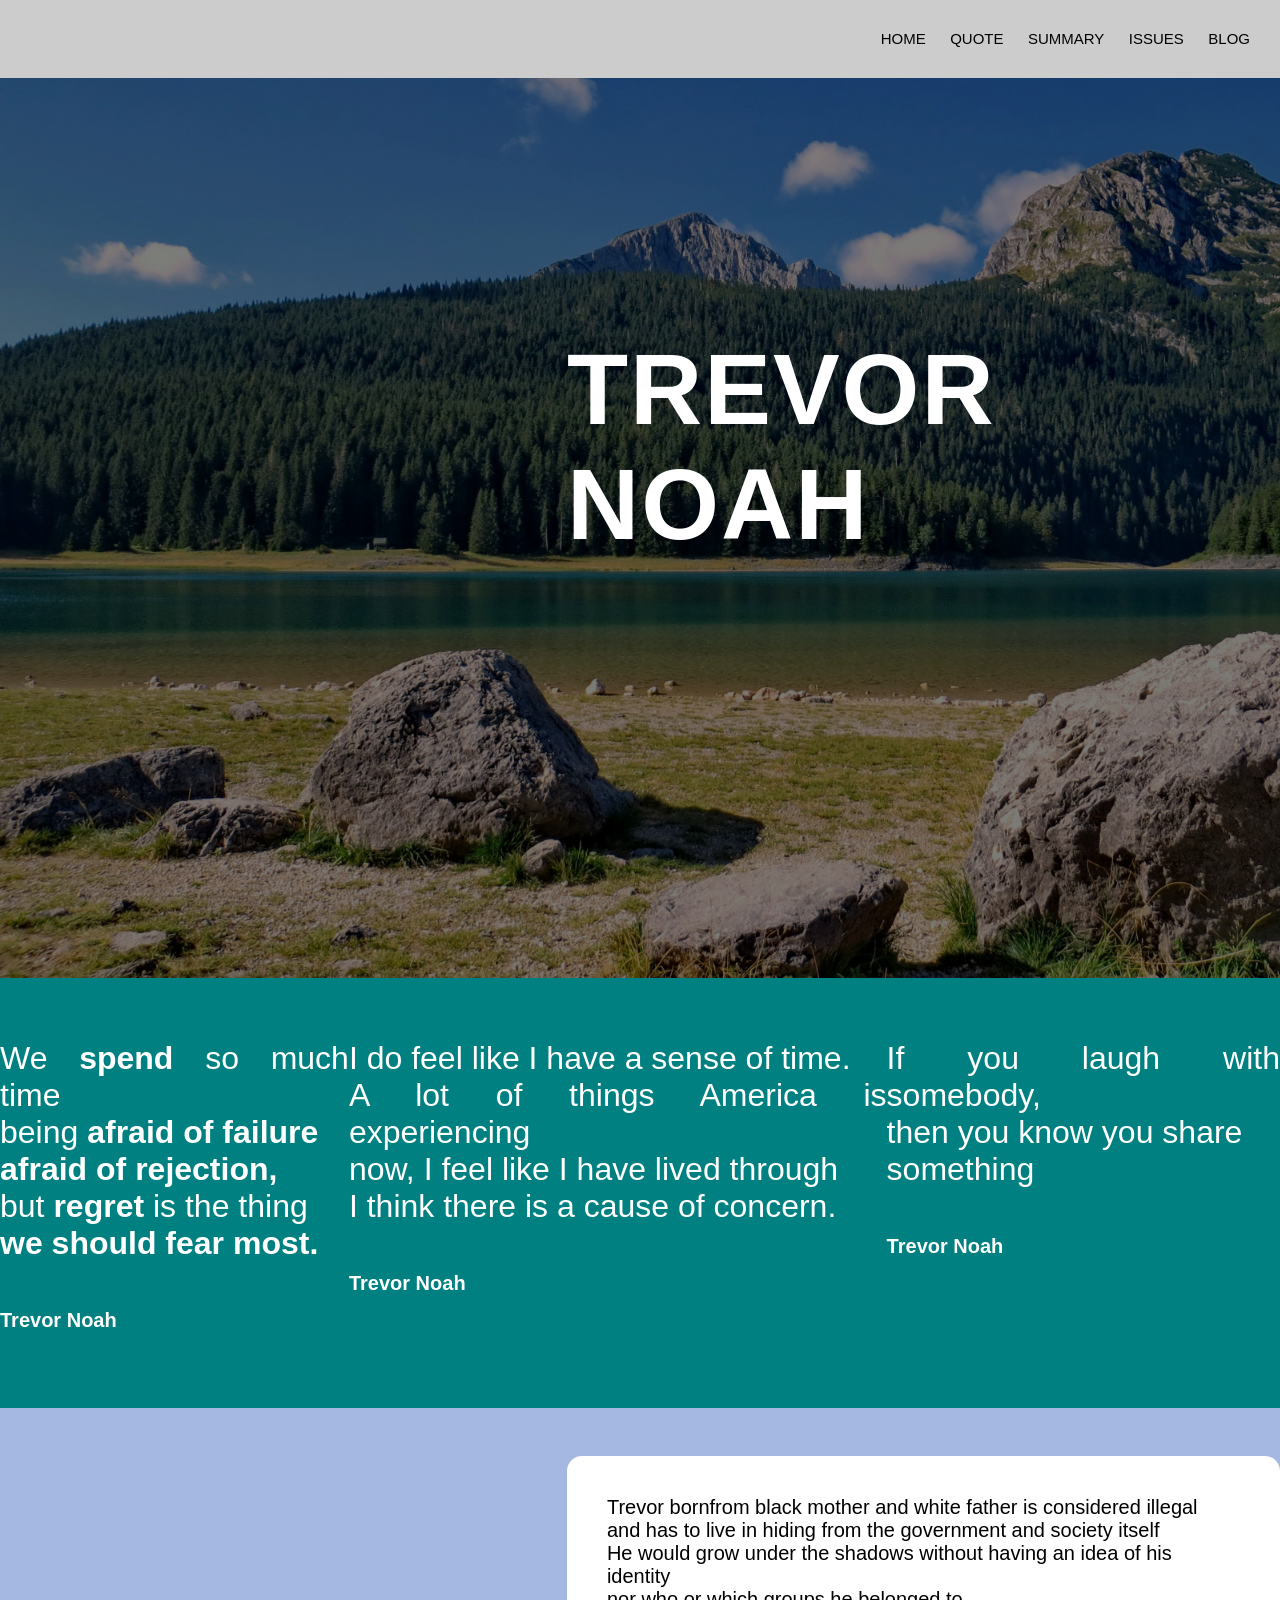
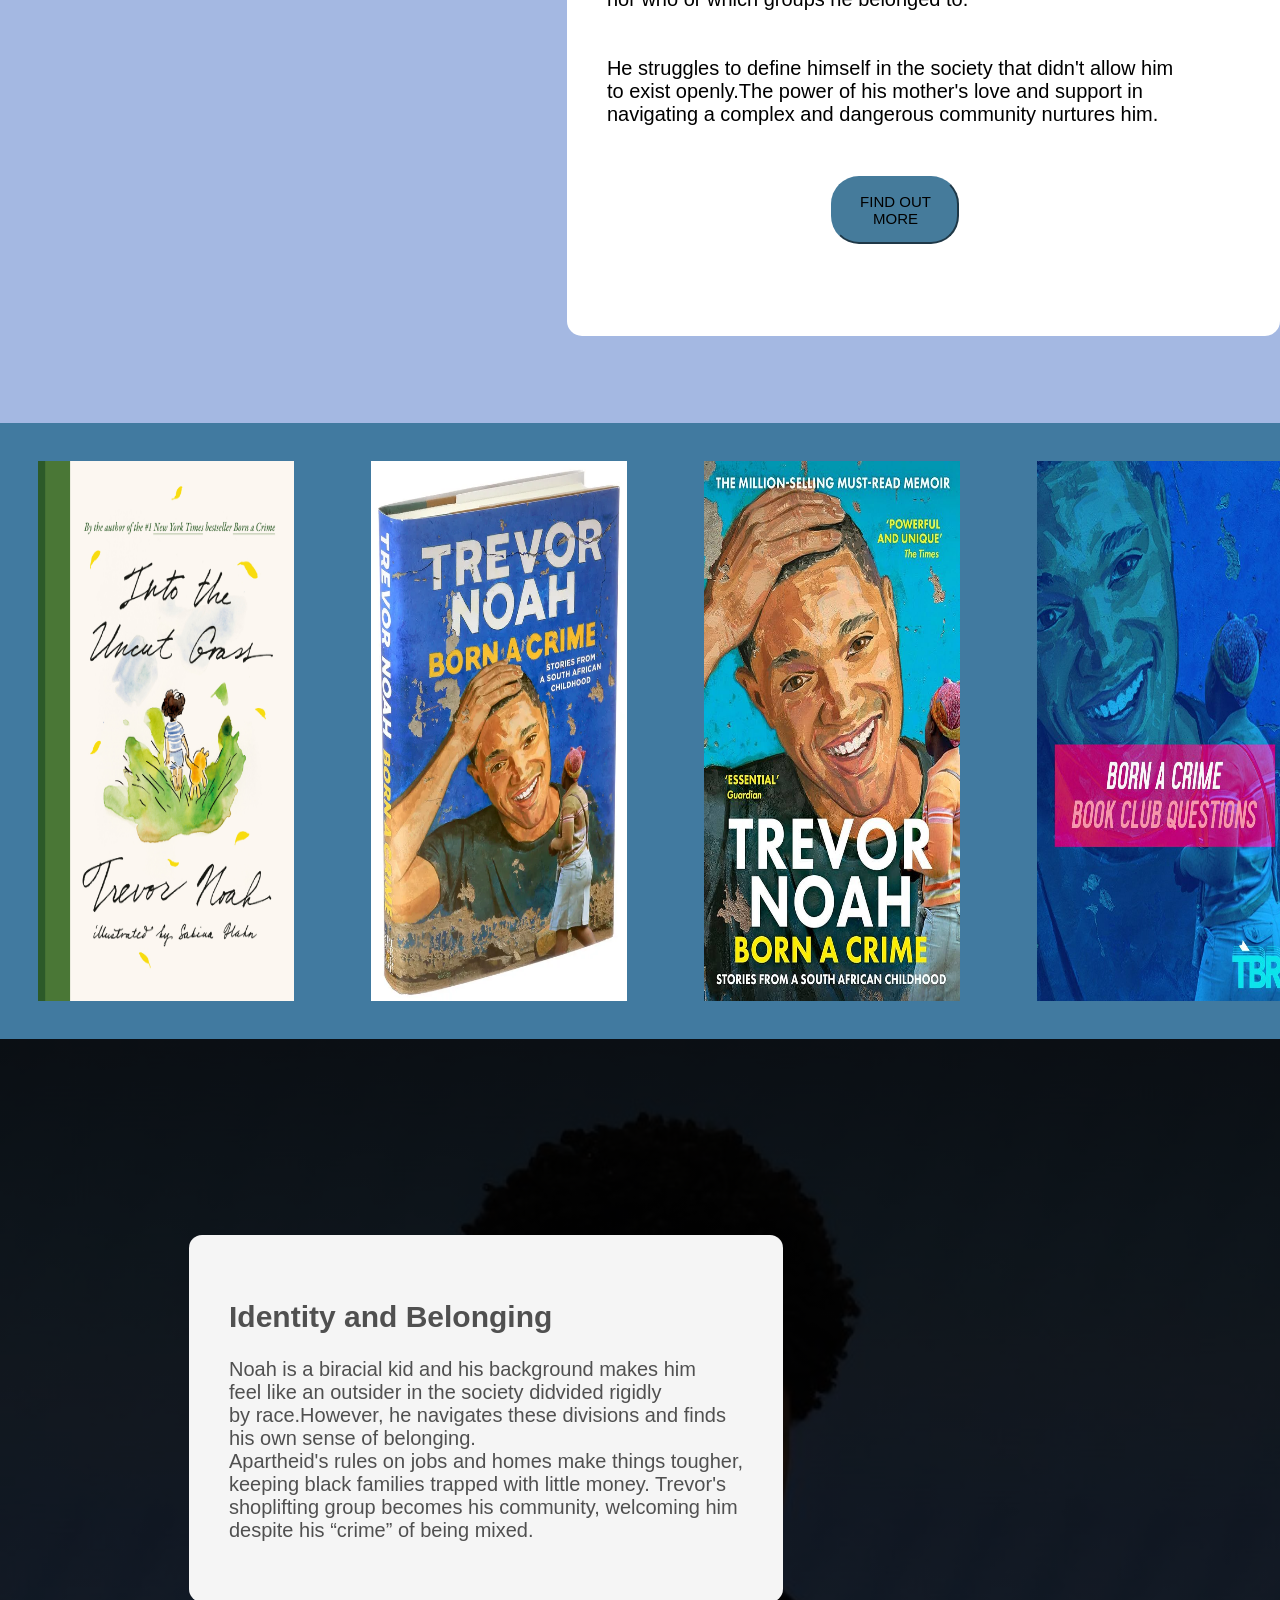
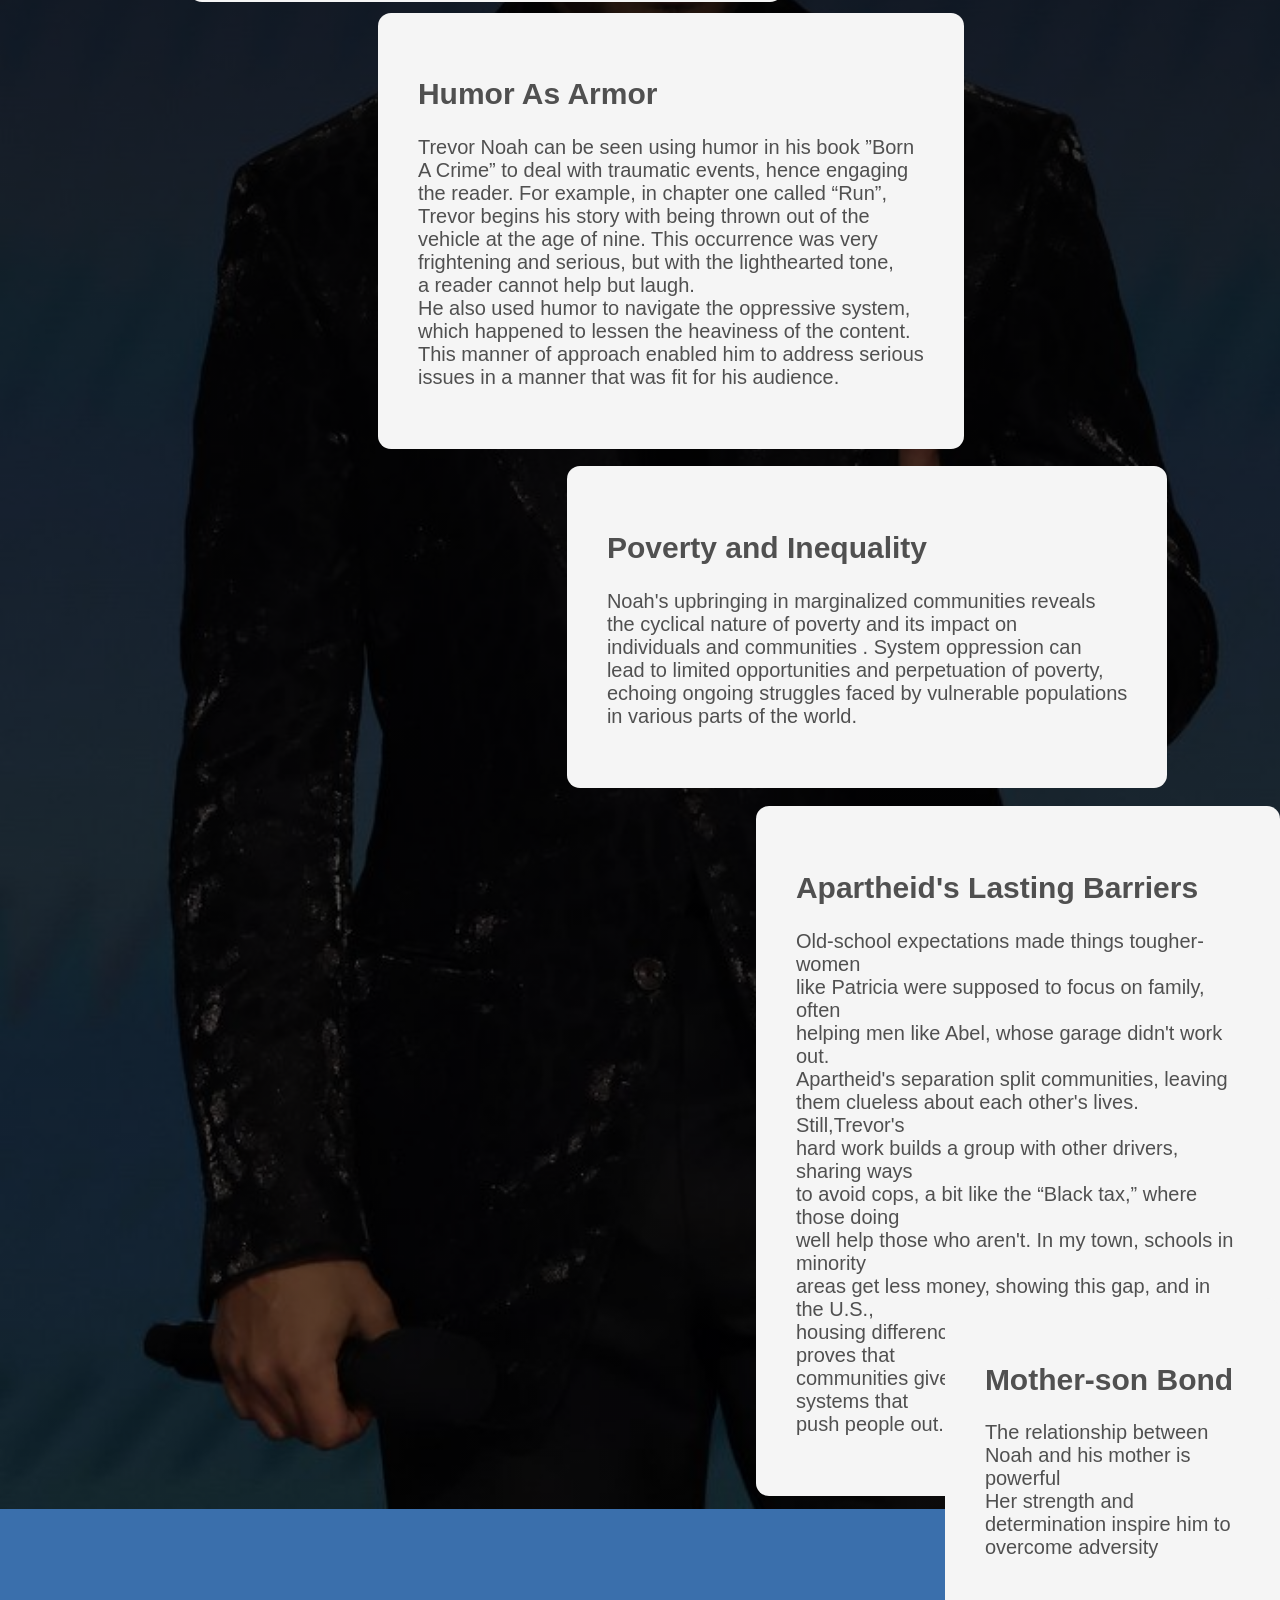
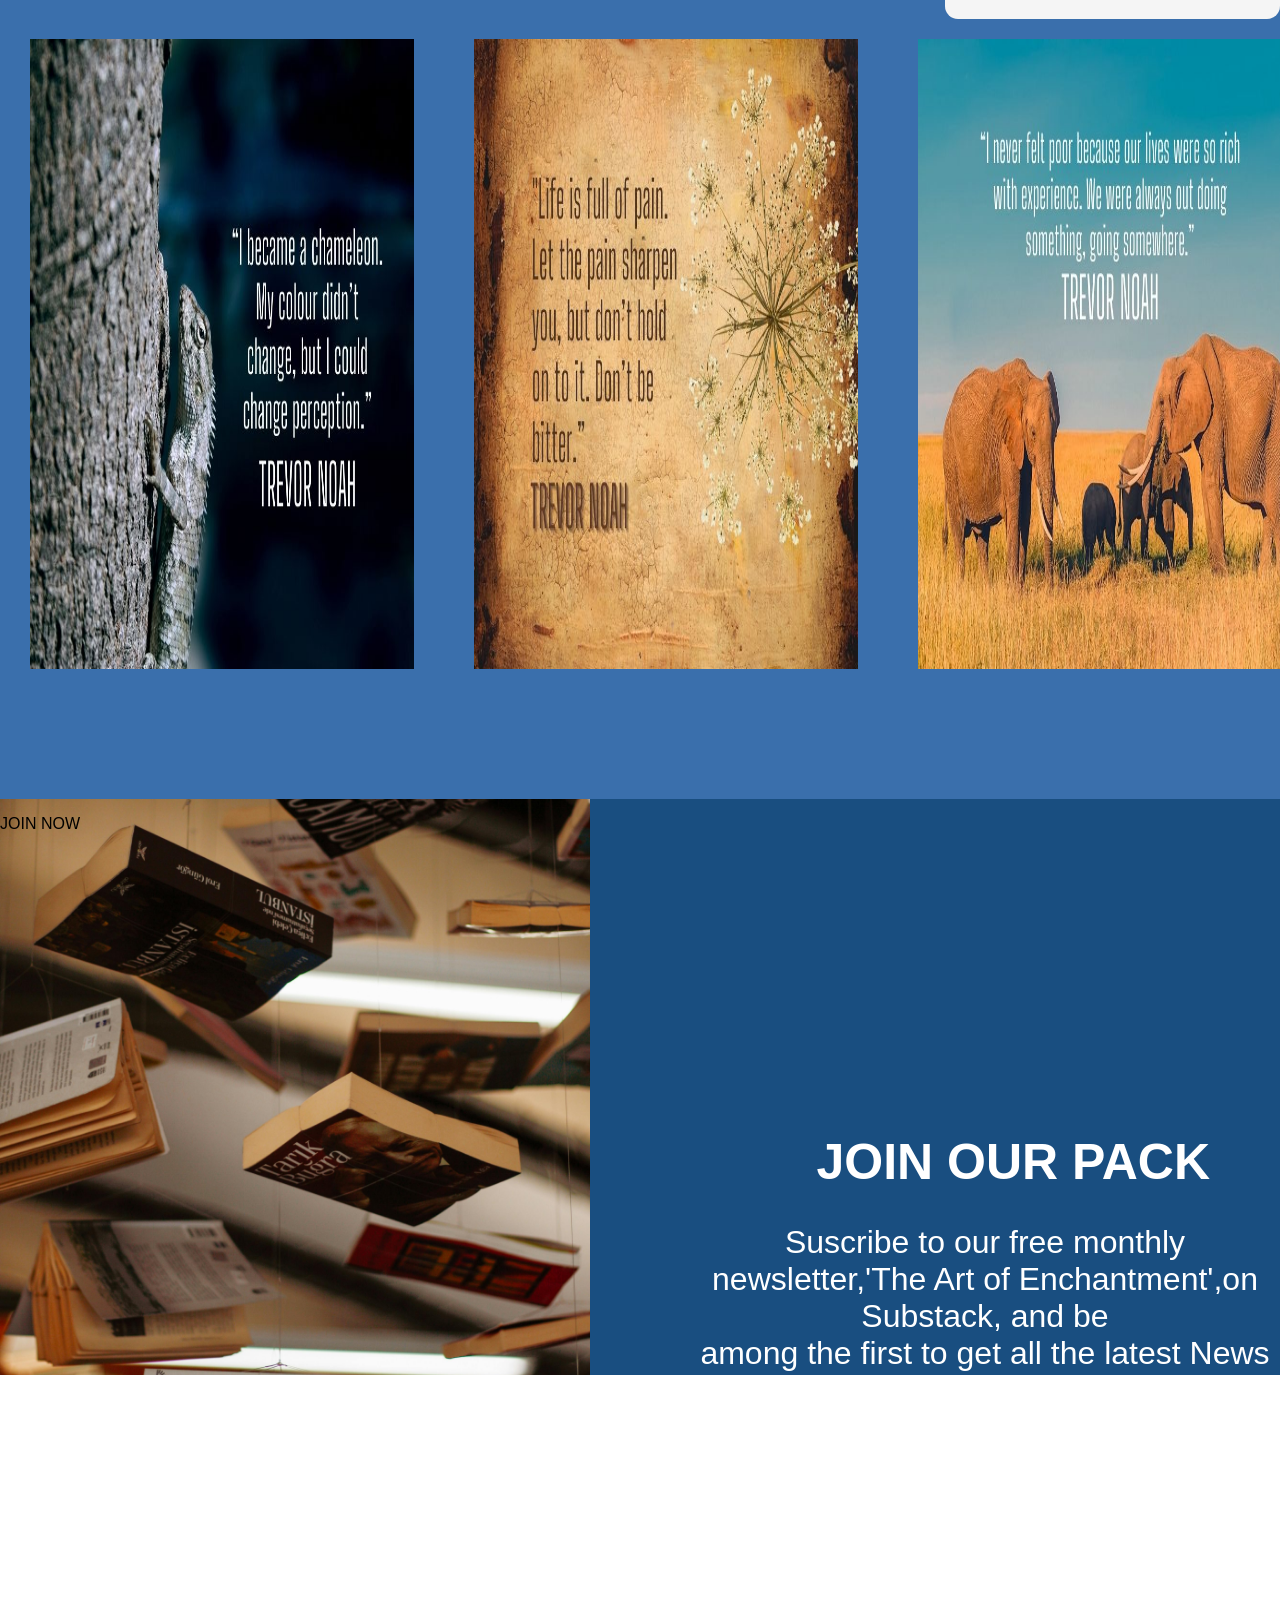
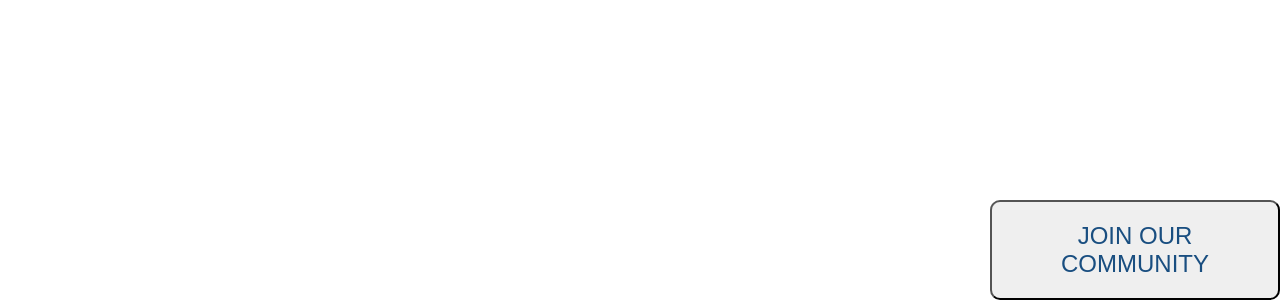
<file: index.html>
<!DOCTYPE html>
<html lang="en">
<head>
    <meta charset="UTF-8">
    <meta name="viewport" content="width=device-width, initial-scale=1.0">
    <title>Born A Crime</title>
    <link rel="stylesheet" href="style.css">
</head>
<body>
    <div class="navbar">
        <nav>
            <a href="#home">HOME</a>
            <a href="#quote">QUOTE</a>
            <a href="#summary">SUMMARY</a>
            <a href="#issues">ISSUES</a>
            <a href="#blog">BLOG</a>

        </nav>
    </div>
    <div class="topimage">
       <h1>TREVOR NOAH</h1>
    </div>

    <div class="qoutes" id="quote">
        <div class="quote">
            <p> We <strong>spend </strong>so much time<br>
               being <strong>afraid of failure<br>
            afraid of rejection,</strong><br>
            but<strong> regret</strong> is the thing <br>
            <strong>we should fear most.</strong> 

               </p>
               <h6>Trevor Noah</h6>
        </div>
        <div class="quote">
            <p>I do feel like I have a sense of time.<br>
                A lot of things America is experiencing<br>
                 now, I feel like I have lived through<br>
                 I think there is a cause of concern.

               </p>
               <h6>Trevor Noah</h6>
        </div>
        <div class="quote">
            <p>If you laugh with somebody,<br>
            then you know you share <br>
        something</p>
               <h6>Trevor Noah</h6>
        </div>
    </div>


    <div class="summary" id="summary">
        <p>Trevor bornfrom black mother and white father is considered illegal<br>
            and has to live in hiding from the government and  society itself<br>
            He would grow under the shadows without having an idea of his identity<br>
            nor who or which groups he belonged to.<br><br><br>
            He struggles to define himself in the society that didn't allow him <br>
            to exist openly.The power of his mother's love and support in<br>
            navigating a complex and dangerous community nurtures him.

        </p>

        <button>FIND OUT MORE</button>
    </div>

    <div class="books">
        <img src="photos/novel1.jpg" alt="novel">
        <img src="photos/TREVOR1.webp" alt="novel">
        <img src="photos/TREVOR2.jpeg" alt="novel">
        <img src="photos/TREVOR3.jpeg" alt="novel">
    </div>

    <div class="issues" id="issues">
        <div class="issue1">
            <h2>Identity and Belonging</h2>
            <p>Noah is a biracial kid and his background makes him<br>
               feel like an outsider in the society didvided rigidly<br>
               by race.However, he navigates these divisions and finds<br>
               his own sense of belonging.<br>
               Apartheid's rules on jobs and homes make things tougher,<br>
                keeping black families trapped with little money. Trevor's<br>
                 shoplifting group becomes his community, welcoming him <br>
                 despite his “crime” of being mixed.
               </p>
        </div>
        <div class="issue2">
            <h2>Humor As Armor</h2>
            <p>Trevor Noah can be seen using humor in his book ”Born<br>
                A Crime” to deal with traumatic events, hence engaging<br>
                the reader. For example, in chapter one called “Run”, <br>
                Trevor begins his story with being thrown out of the <br>
                vehicle at the age of nine. This occurrence was very <br>
                frightening and serious, but with the lighthearted tone, <br>
                a reader cannot help but laugh.<br>
                He also used humor to navigate the oppressive system, <br>
                which happened to lessen the heaviness of the content. <br>
                This manner of approach enabled him to address serious <br>
                issues in a manner that was fit for his audience. 
                </p>
        </div>
        <div class="issue3">
            <h2>Poverty and Inequality</h2>
            <p>Noah's upbringing in marginalized communities reveals<br>
               the cyclical nature of poverty and its impact on <br>
               individuals and communities . System oppression can <br>
               lead to limited opportunities and perpetuation of poverty,<br>
               echoing ongoing struggles faced by vulnerable populations<br>
               in various parts of the world.
               </p>
        </div>
        <div class="issue4">
            <h2>Apartheid's Lasting Barriers</h2>
            <p>Old-school expectations made things tougher-women <br>
                like Patricia were supposed to focus on family, often<br>
                 helping men like Abel, whose garage didn't work out.<br>
                  Apartheid's separation split communities, leaving <br>
                  them clueless about each other's lives. Still,Trevor's <br>
                  hard work builds a group with other drivers, sharing ways<br>
                   to avoid cops, a bit like the “Black tax,” where those doing <br>
                   well help those who aren't. In my town, schools in minority<br>
                    areas get less money, showing this gap, and in the U.S., <br>
                    housing differences are similar. Trevor's story proves that<br>
                     communities give a sense of belonging despite systems that<br>
                      push people out.
              </p>
        </div>
        <div class="issue5">
            <h2>Mother-son Bond</h2>
            <p>The relationship between Noah and his mother is powerful<br>
                Her strength and determination inspire him to<br>
                overcome adversity
               </p>
        </div>
    </div>


    <div class="phrases">
        <img src="photos/QUOTE1.jpg" alt="phrase">
        <img src="photos/QUOTE2.jpg" alt="phrase">
        <img src="photos/QUOTE3.jpg" alt="phrase">
    </div>


    <div class="invitation" id="blog">
        <div class="inviteimg">
            <p>JOIN NOW</p>

        </div>
        <div class="invite">
        <h1>JOIN OUR PACK</h1>
        <p>Suscribe to our free monthly newsletter,'The Art of Enchantment',on Substack, and be<br>
            among the first to get all the latest News about our books,courses and events- as<br>
            well as personal seasonal reflectionand readin recommendations.You'll also receive<br>
            a special gift  as a thankyou  for joining me!<br><br><br>


           </p>
            <div class="but">
           <button>JOIN OUR COMMUNITY</button>
        </div>
        </div>
    </div>











</body>
</html>
</file>
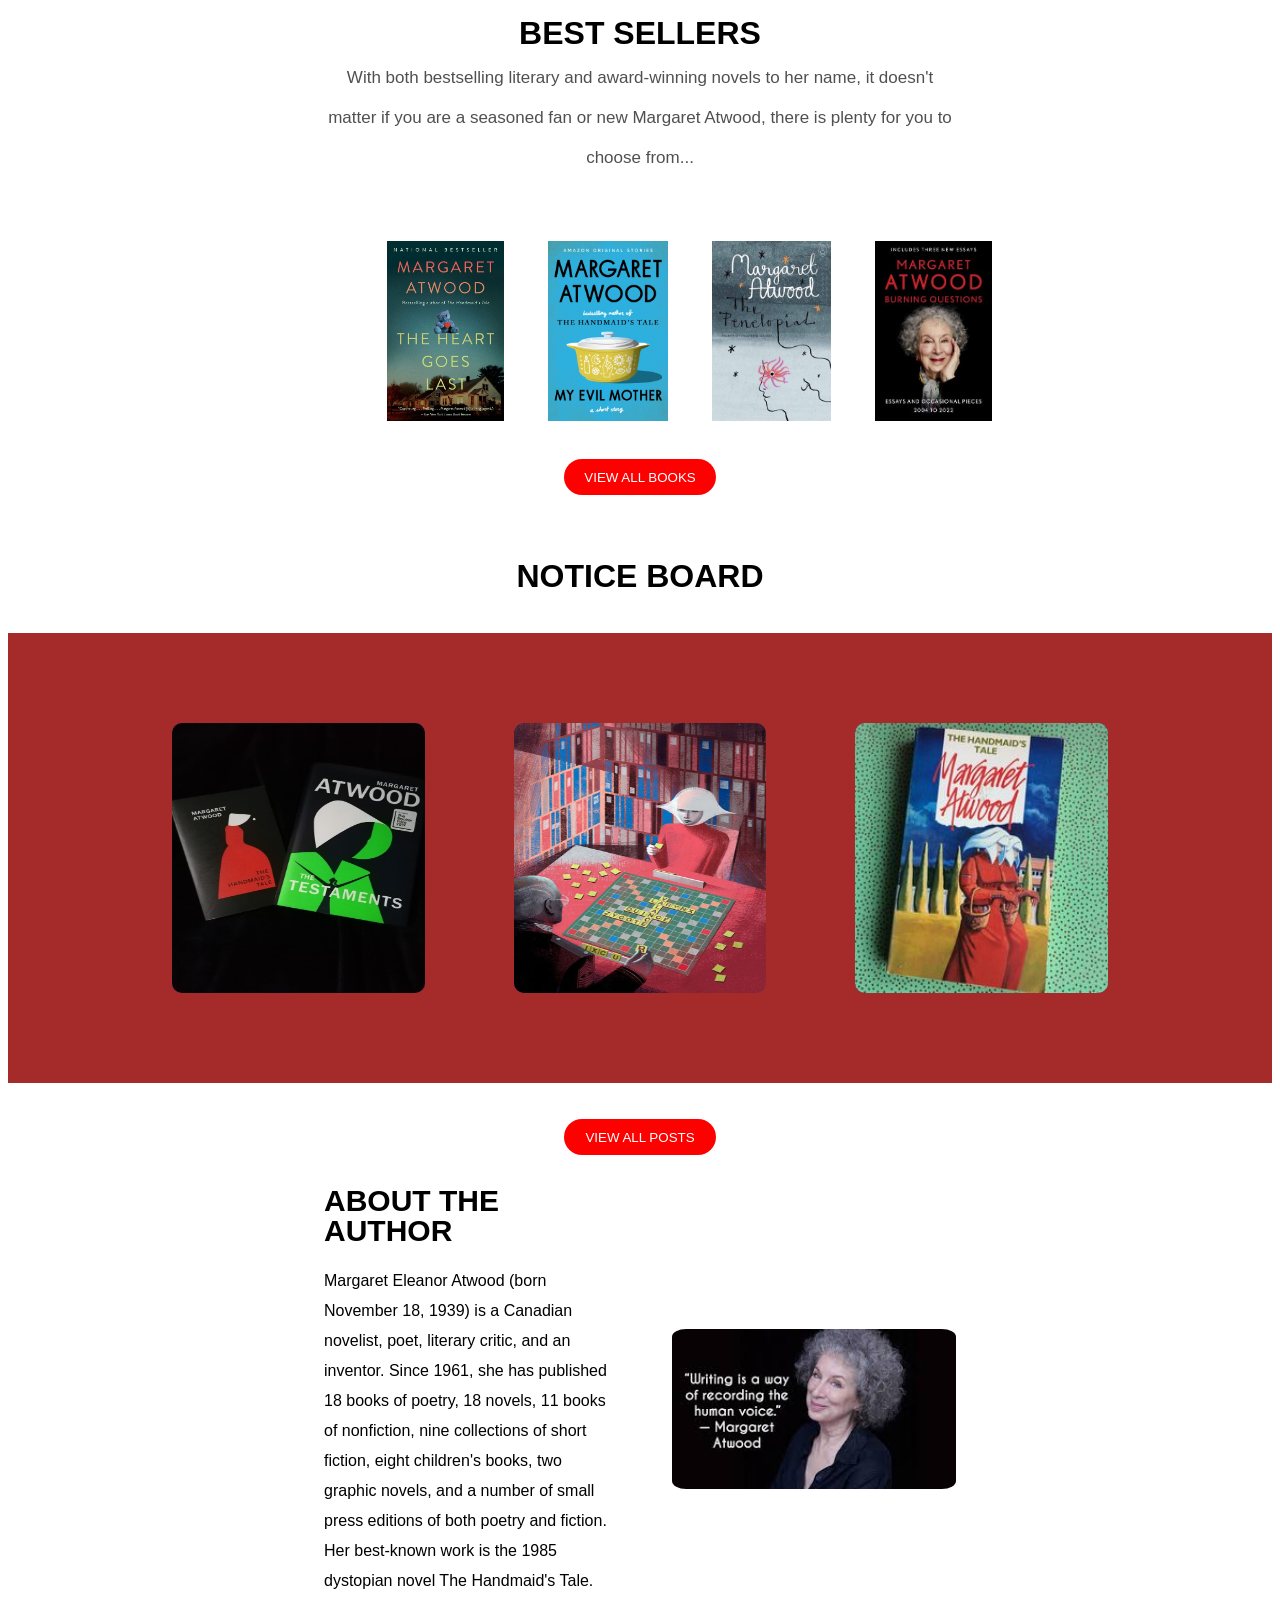
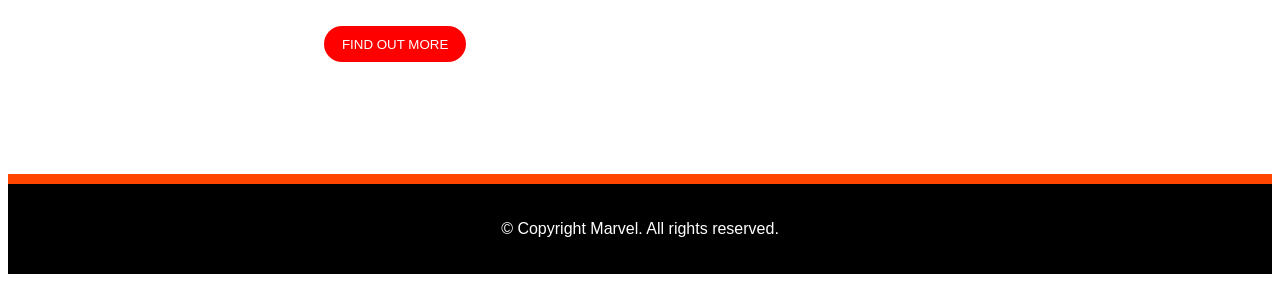
<file: book.html>
<!DOCTYPE html>
<html lang="en">
<head>
    <meta charset="UTF-8">
    <meta name="viewport" content="width=device-width, initial-scale=1.0">
    <title>Document</title>
    <link rel="stylesheet" href="book.css">
</head>
<body>
    <!-- <div class="body"> -->
        <div class="best_seller">
            <h1>BEST SELLERS</h1>
            <p>With both bestselling literary and award-winning novels to her name, it doesn't matter if you are a seasoned fan or new Margaret Atwood, there is plenty for you to choose from...</p>
        </div>

           <div class="book-images">
                <img src="book_images/book1.jpg" alt="">
                <img src="book_images/book2.jpg" alt="">
                <img src="book_images/book3.jpg" alt="">
                <img src="book_images/book4.jpg" alt="">
            </div>

            <div class="seller-button">
                <a href="https://www.barnesandnoble.com/b/contributor/margaret-atwood/_/N-2kgl"><button id="view_books">VIEW ALL BOOKS</button></a>
            </div>
        
        <div class="cards_container">
            <h1>NOTICE BOARD</h1>
            <div class="marketing_cards">
                <div id="card"><img src="book_images/The handmaid's tale, the testaments - Margaret….jpeg" alt=""></div>
                <div id="card"><img src="book_images/_Scrabble_ by Balbusso Sisters for _The Handmaid's….jpeg" alt=""></div>
                <div id="card"><img src="book_images/The walk.jpg" alt=""></div>
            </div>
            <br>
            <br>
            <section>
                <button id="view_books">VIEW ALL POSTS</button>
            </section>
        </div>
        <div class="author">
            <div id="about_author">
                <h1>ABOUT THE AUTHOR</h1>
                <p>Margaret Eleanor Atwood (born November 18, 1939) is a Canadian novelist, poet, literary critic, and an inventor. Since 1961, she has published 18 books of poetry, 18 novels, 11 books of nonfiction, nine collections of short fiction, eight children's books, two graphic novels, and a number of small press editions of both poetry and fiction. Her best-known work is the 1985 dystopian novel The Handmaid's Tale. </p>
                <section>
                    <a href="https://en.wikipedia.org/wiki/Margaret_Atwood"><button id="more_button">FIND OUT MORE</button></a>
                </section>
            </div>
            <div id="author_image">
                <img src="book_images/author_image.jpeg" alt="">
            </div>
        </div>
        <div class="footer"></div>
        <div class="foot">
            <p>&#169 Copyright Marvel. All rights reserved.</p></div>

</body>
</html>
</file>
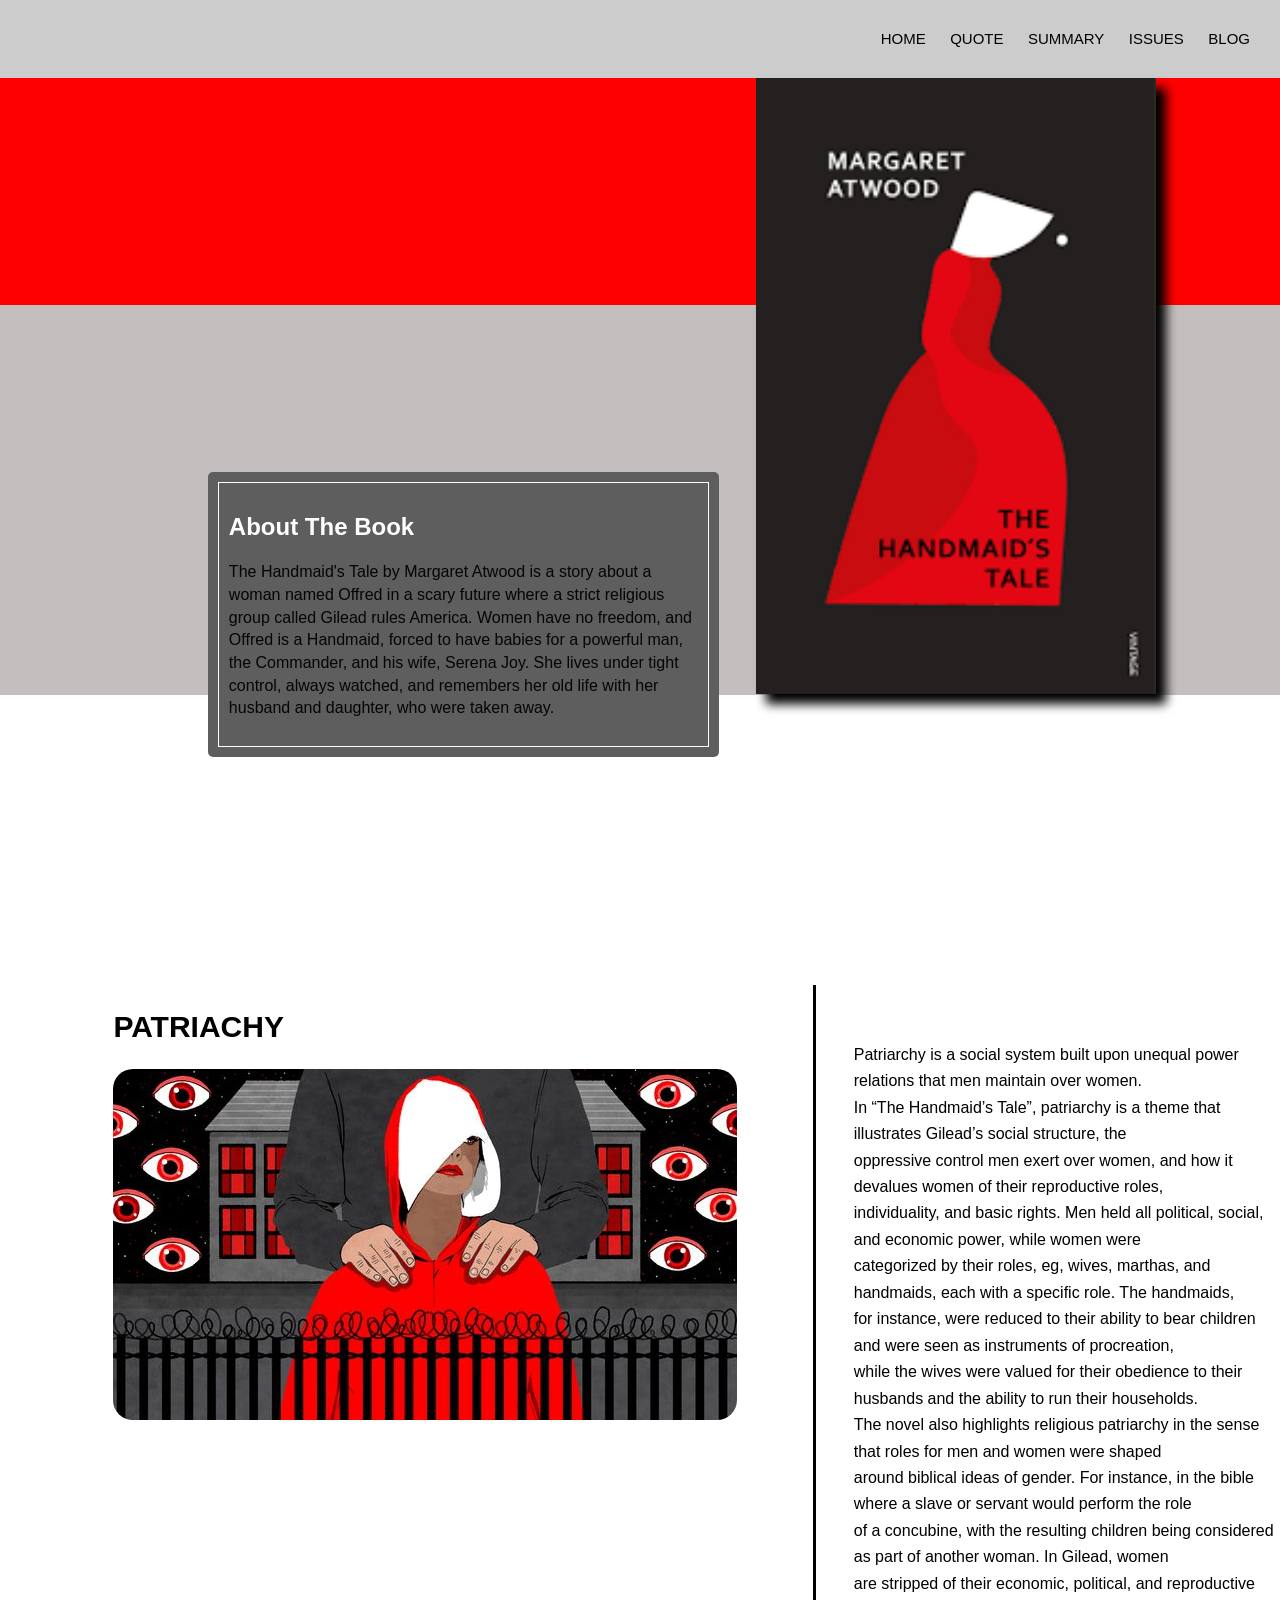
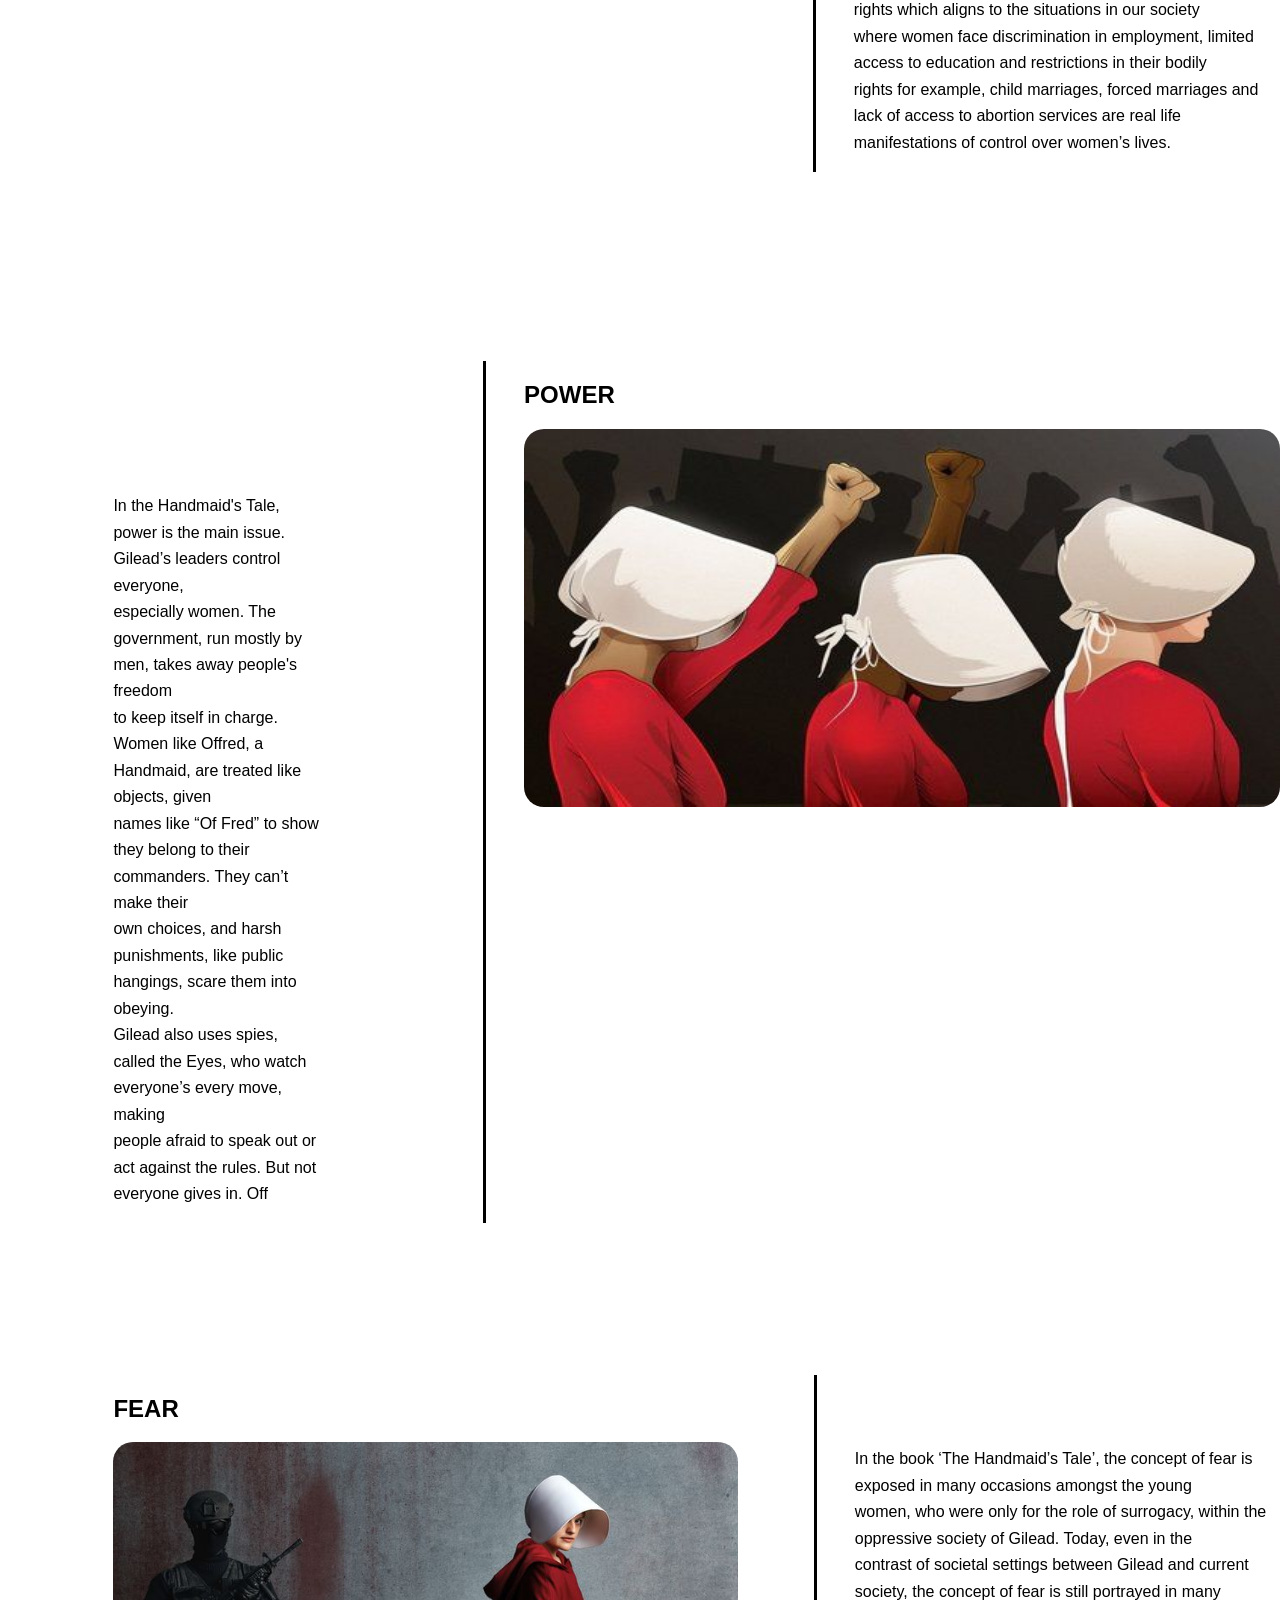
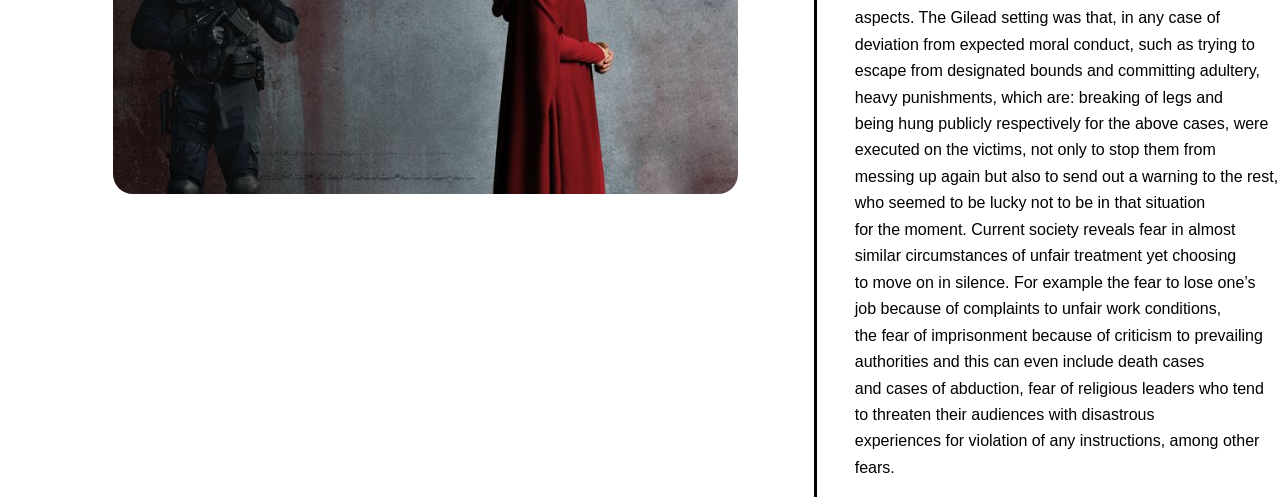
<file: groupwork.html>
<!DOCTYPE html>
<html lang="en">
<head>
    <meta charset="UTF-8">
    <meta name="viewport" content="width=device-width, initial-scale=1.0">
    <title>handmaide</title>
    <link rel="stylesheet" href="groupwork.css">
</head>
<body>
    <div class="navbar">
        <nav>
            <a href="#home">HOME</a>
            <a href="#quote">QUOTE</a>
            <a href="#summary">SUMMARY</a>
            <a href="#issues">ISSUES</a>
            <a href="#blog">BLOG</a>
        </nav>
    </div>
    <div class="handmaidheader">
        <div class="background"></div>
        <img src="images/hjand2.png" class="handmaid">
        <div class="about">
            <div class="aboutinsidediv">
            <h2>About The Book</h2>
            <p id="atwood">
                The Handmaid's Tale by Margaret Atwood is a story about a woman named Offred in
                a scary future where a strict religious group called Gilead rules America. Women have no freedom,
                and Offred is a Handmaid, forced to have babies for a powerful man, the Commander, and his wife,
                Serena Joy. She lives under tight control, always watched, and remembers her old life with her
                husband and daughter, who were taken away.
            </p>
            </div>
        </div>
    </div>
 
    <div class="themebackcolor">
    <div class="patriachytheme">
        <div class="themeleftdiv">
            <h2>PATRIACHY</h2>
            <img src="images/patriachy.jpg" class="patriachy">

        </div>
        
        <div>
            <p  id="partriparagraph">
                Patriarchy is a social system built upon unequal power relations that men maintain over
                women.<br> In “The Handmaid’s Tale”, patriarchy is a theme that illustrates Gilead’s social structure,
                the <br>oppressive control men exert over women, and how it devalues women of their reproductive
                roles,<br> individuality, and basic rights. Men held all political, social, and economic power, while
                women were<br>  categorized by their roles, eg, wives, marthas, and handmaids, each with a specific role.
                The handmaids,<br> for instance, were reduced to their ability to bear children and were seen as
                instruments of procreation,<br> while the wives were valued for their obedience to their husbands
                and the ability to run their households.<br> The novel also highlights religious patriarchy in the
                sense that roles for men and women were shaped <br>around biblical ideas of gender. For instance, in
                the bible where a slave or servant would perform the role<br> of a concubine, with the resulting
                children being considered as part of another woman. In Gilead, women <br>are stripped of their
                economic, political, and reproductive rights which aligns to the situations in our society<br>
                where women face discrimination in employment, limited access to education and restrictions in
                their bodily<br> rights for example, child marriages, forced marriages and lack of access to abortion
                services are real life<br> manifestations of control over women’s lives.
            </p>
        </div>
    </div>

    <div class="powertheme">

        <div class="powleftdiv">
        <p id="powerparagraph">
            In the Handmaid's Tale, power is the main issue. Gilead’s leaders control everyone,<br>
            especially women. The government, run mostly by men, takes away people's freedom<br> to keep
            itself in charge. Women like Offred, a Handmaid, are treated like objects, given<br> names like
            “Of Fred” to show they belong to their commanders. They can’t make their <br>own choices, and
            harsh punishments, like public hangings, scare them into obeying. <br>Gilead also uses spies,
            called the Eyes, who watch everyone’s every move, making<br> people afraid to speak out or act
            against the rules. But not everyone gives in. Off      
        </p>
        </div>

        <div>
        <h2>POWER</h2>
        <img src="images/power image.jpg" class="power">
        </div>
    </div>


    <div class="feartheme"> 
        <div class="fearleftdiv">
            <h2>FEAR</h2>
            <img src="images/escapeimage.jpg " class="fear">
        </div>

        <div>
            <p id="fearparagraph">
                In the book ‘The Handmaid’s Tale’, the concept of fear is exposed in many occasions amongst
                the young<br> women, who were only for the role of surrogacy, within the oppressive society of
                Gilead. Today, even in the<br> contrast of societal settings between Gilead and current society, the
                concept of fear is still portrayed in many<br> aspects. The Gilead setting was that, in any case of
                deviation from expected moral conduct, such as trying to<br> escape from designated bounds and
                committing adultery, heavy punishments, which are: breaking of legs and<br> being hung publicly
                respectively for the above cases, were executed on the victims, not only to stop them from<br>
                messing up again but also to send out a warning to the rest, who seemed to be lucky not to be
                in that situation<br> for the moment. Current society reveals fear in almost similar circumstances
                of unfair treatment yet choosing <br>to move on in silence. For example the fear to lose one’s job
                because of complaints to unfair work conditions,<br> the fear of imprisonment because of criticism
                to prevailing authorities and this can even include death cases <br>and cases of abduction, fear of
                religious leaders who tend to threaten their audiences with disastrous <br>experiences for violation
                of any instructions, among other fears.
            </p>
        </div>
    </div>

    
    </div>
    

</body>
</html>
</file>
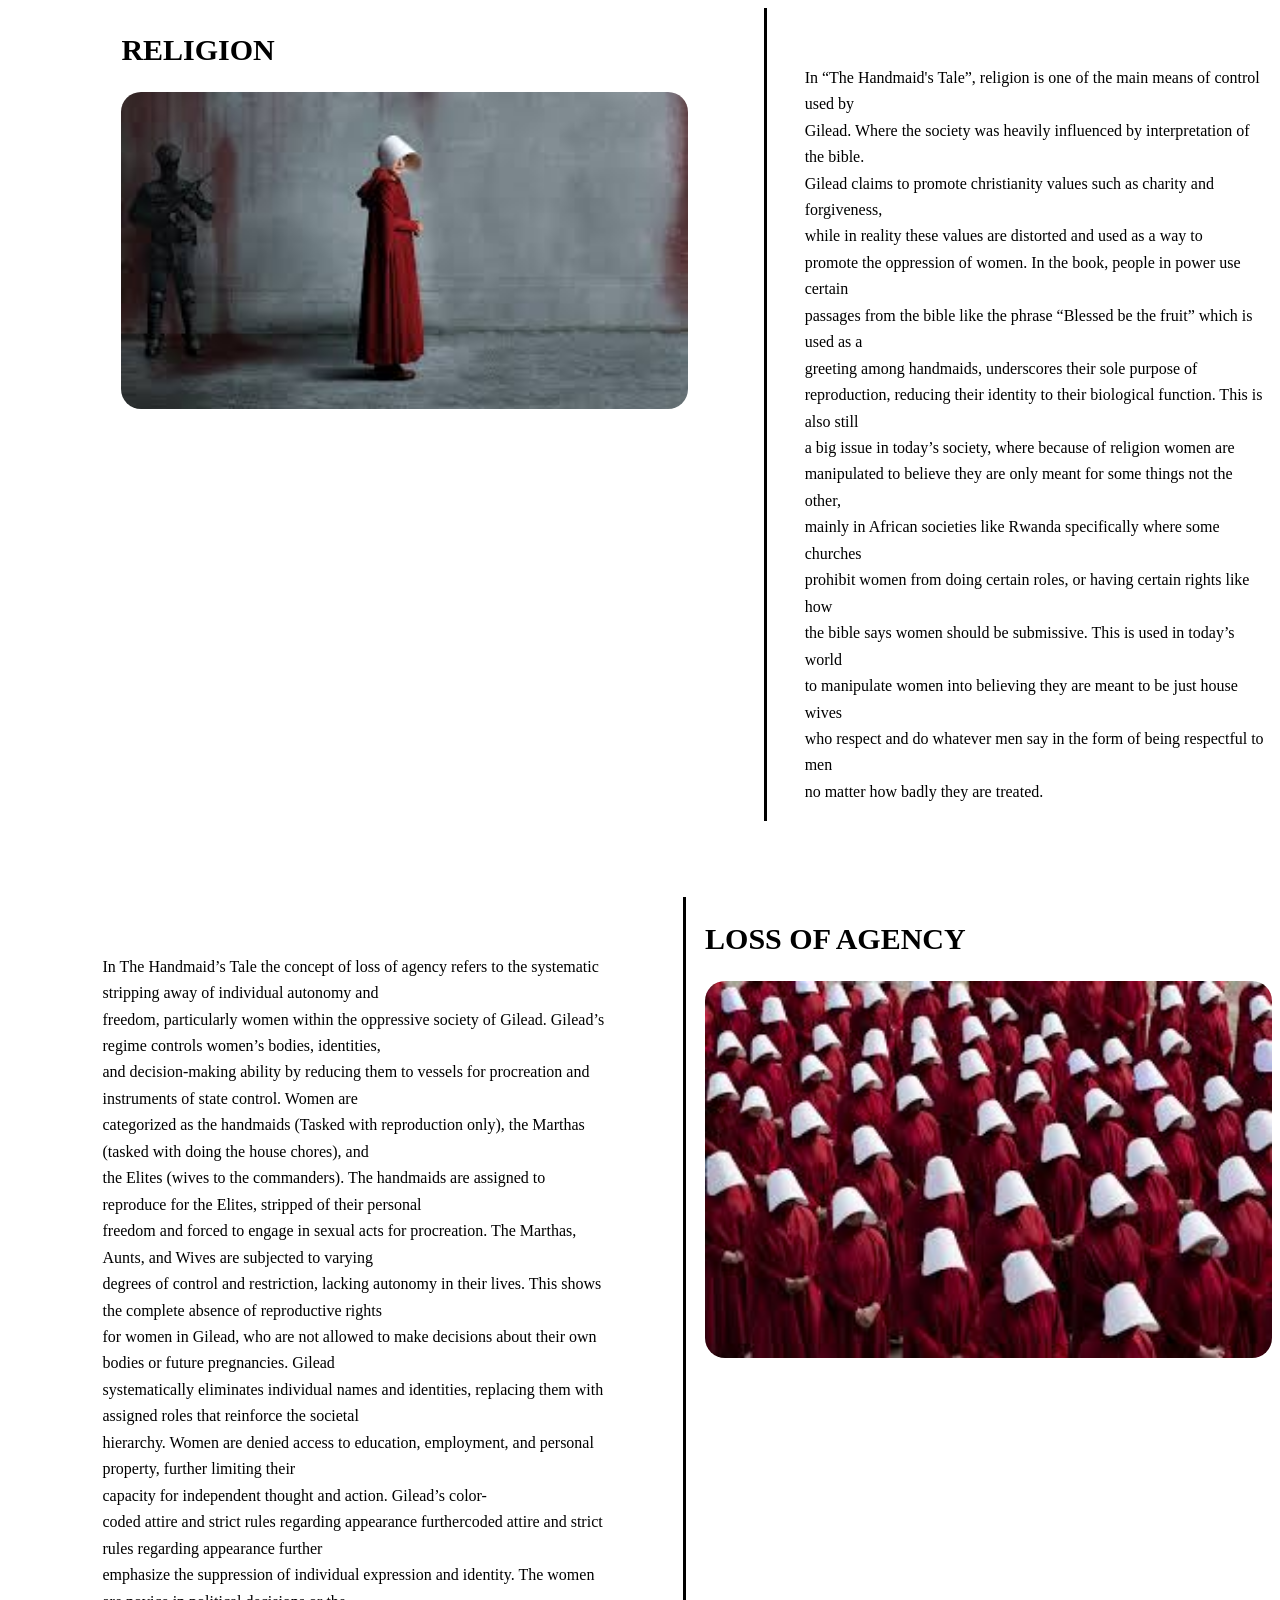
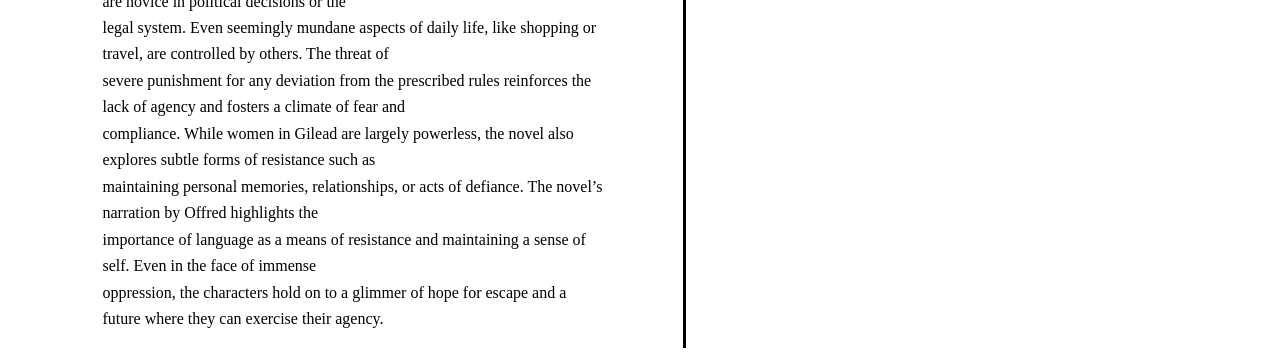
<file: themes.html>
<!DOCTYPE html>
<html lang="en">
<head>
    <meta charset="UTF-8">
    <meta name="viewport" content="width=device-width, initial-scale=1.0">
    <title>Document</title>
    <link rel="stylesheet" href="themes.css">
</head>
<body>
    <div class="theme4">
        <div class="religiontheme">
            <div class="themeleft">
                <h2>RELIGION</h2>
                <img src="images/download (1).jpeg" class="religion">
            </div>
            <div>
                <p  id="religionparagraph">
                    In “The Handmaid's Tale”, religion is one
                        of the main means of control used by<br>
                        Gilead. Where the society was heavily
                        influenced by interpretation of the bible.<br>
                        Gilead claims to promote christianity
                        values such as charity and forgiveness,<br>
                        while in reality these values are
                        distorted and used as a way to<br>
                        promote the oppression of women. In
                        the book, people in power use certain<br>
                        passages from the bible like the phrase
                        “Blessed be the fruit” which is used as a<br>
                        greeting among handmaids,
                        underscores their sole purpose of<br>
                        reproduction, reducing their identity to
                        their biological function. This is also still<br>
                        a big issue in today’s society, where
                        because of religion women are<br>
                        manipulated to believe they are only
                        meant for some things not the other,<br>
                        mainly in African societies like Rwanda
                        specifically where some churches<br>
                        prohibit women from doing certain
                        roles, or having certain rights like how<br>
                        the bible says women should be
                        submissive. This is used in today’s world<br>
                        to manipulate women into believing
                        they are meant to be just house wives<br>
                        who respect and do whatever men say
                        in the form of being respectful to men<br>
                        no matter how badly they are treated.
                    </p>
            </div>
        </div>
    </div>

    
    <div class="theme5">
        <div class="lossofagencytheme">
            <div>
                <p  id="agencyparagraph">
                    In The Handmaid’s Tale the concept of loss of agency refers to
                        the systematic stripping away of individual autonomy and<br>
                        freedom, particularly women within the oppressive society of
                        Gilead. Gilead’s regime controls women’s bodies, identities,<br>
                        and decision-making ability by reducing them to vessels for
                        procreation and instruments of state control. Women are<br>
                        categorized as the handmaids (Tasked with reproduction
                        only), the Marthas (tasked with doing the house chores), and<br>
                        the Elites (wives to the commanders). The handmaids are
                        assigned to reproduce for the Elites, stripped of their personal<br>
                        freedom and forced to engage in sexual acts for procreation.
                        The Marthas, Aunts, and Wives are subjected to varying<br>
                        degrees of control and restriction, lacking autonomy in their
                        lives. This shows the complete absence of reproductive rights<br>
                        for women in Gilead, who are not allowed to make decisions
                        about their own bodies or future pregnancies. Gilead<br>
                        systematically eliminates individual names and identities,
                        replacing them with assigned roles that reinforce the societal<br>
                        hierarchy. Women are denied access to education,
                        employment, and personal property, further limiting their<br>
                        capacity for independent thought and action. Gilead’s color-<br>
                        coded attire and strict rules regarding appearance furthercoded attire and strict rules regarding
                        appearance
                        further<br>
                        emphasize the suppression of individual expression and
                        identity. The women are novice in political decisions or the<br>
                        legal system. Even seemingly mundane aspects of daily life,
                        like shopping or travel, are controlled by others. The threat of<br>
                        severe punishment for any deviation from the prescribed rules
                        reinforces the lack of agency and fosters a climate of fear and<br>
                        compliance. While women in Gilead are largely powerless, the
                        novel also explores subtle forms of resistance such as<br>
                        maintaining personal memories, relationships, or acts of
                        defiance. The novel’s narration by Offred highlights the<br>
                        importance of language as a means of resistance and
                        maintaining a sense of self. Even in the face of immense<br>
                        oppression, the characters hold on to a glimmer of hope for
                        escape and a future where they can exercise their agency.
                    </p>
            </div>
            <div class="theme">
                <h2>LOSS OF AGENCY</h2>
                <img src="images/handmaids.jpeg" class="lossofagency">
            </div>
        </div>
    </div>



        
</body>
</html>
</file>
<file: style.css>
body{
    margin: 0%;
    font-family: 'Franklin Gothic Medium', 'Arial Narrow', Arial, sans-serif;
    width: 100%;
}
.navbar{
    background-color: rgb(0, 0, 0, 0.2);
    padding: 30px;
    display: flex;
    justify-content: flex-end;
    word-spacing: 20px;
    position: sticky;
    z-index: 999;
    top: 0;
    

    a{
        text-decoration: none;
        word-spacing: 20px;
        font-size: 15px;
        color: black;
    }
    a:hover{
        transform: scale(2s);
        color :white;
       
    }
}

.topimage{
    background-image:linear-gradient(rgba(0,0,0,0.5),rgba(0,0,0,0.5)) ,url("photos/BCK6.jpg");
    background-repeat: no-repeat;
    background-size: cover;
    height: 100vh;
    width: 100%;
}

.topimage h1{
    color: rgb(255, 255, 255);
    font-size: 100px;
    position: absolute;
    top: 7cm;
    left: 15cm;
    letter-spacing: 2px;
}

.qoutes{
    background-color: #008080;
    padding-top: 30px;
    padding-bottom: 30px;
    display: flex;
    justify-content: space-evenly;
    
}

.qoutes p{
    font-size: xx-large;
    color: white;
    text-align: justify;
}

.qoutes h6{
    font-size: 20px;
    color: white;
}

.summary{
  background-color: rgb(164, 184, 226);
  width: 100%;
  height: 48vw;
}
.summary p{
    background-color: white;
    position: absolute;
    padding: 40px 40px 210px 40px;
    font-size: 20px;
    border-radius: 15px;
    left: 15cm;
    top: 38cm;

}

.summary button{
    background-color:rgb(69, 123, 155);;
    color: black;
    border-radius: 28px;
    padding: 15px;
    border-color: rgb(69, 123, 155);
    position: absolute;
    left: 22cm;
    top: 47cm;
    width: 10vw;
    font-size: 15px;
}


.summary button:hover{
    transform: scale(2s);
    color :black;
    background-color: white;
}

.books{
    display: flex;
   background-color: #417aa0;

}

.books img{
    width: 20vw;
    height: 60vh;
    padding: 3%;
    
}

.issues{
    background-image:linear-gradient(rgba(0,0,0,0.9),rgba(0,0,0,0.5)), url("photos/trevorphoto.jpg");
    background-repeat: repeat;
    /* background-color: blue; */
    background-size: cover;
    height: 230vh;
}

.issue1{
    background-color: whitesmoke;
    color:rgb(80,80,80) ;
    position: absolute;
    padding: 40px;
    left: 5cm;
    top: 75cm;
    font-size: 20px;
    border-radius: 13px;
}

.issue2{
    background-color: whitesmoke;
    position: absolute;
    padding: 40px;
    left: 10cm;
    top: 85cm;
    font-size: 20px;
    color:rgb(80,80,80) ;
    border-radius: 13px;
}

.issue3{
    background-color: whitesmoke;
    position: absolute;
    padding: 40px;
    left: 15cm;
    top: 97cm;
    font-size: 20px;
    color:rgb(80,80,80) ;
    border-radius: 13px;
}

.issue4{
    background-color: whitesmoke;
    position: absolute;
    padding: 40px;
    left: 20cm;
    top: 106cm;
    font-size: 20px;
    color:rgb(80,80,80) ;
    border-radius: 13px;
}

.issue5{
    background-color: whitesmoke;
    position: absolute;
    padding: 40px;
    left: 25cm;
    top: 119cm;
    font-size: 20px;
    color:rgb(80,80,80) ;
    border-radius: 13px;
}

.phrases{
    display: flex;
    background-color: rgb(58, 111, 172);
}

.phrases img{
    width: 30vw;
    height: 70vh;
    padding: 130px 30px 130px 30px;
    border-radius: 10px;
}

/* 
.invite{
    position: absolute;
    left: 30cm;
    background-color: rgb(25, 78, 128);
    width: 40.2vw;
    height: 100vh;


}

.invite h1{
    color: white;
    padding: 130px 130px 0px 130px;
    font-size: 40px;
}

.invite p{
    color: white;
    padding: 10px;
    font-size: 20px;
} */
/* 
.invite button{
    padding: 20px;
    font-size: 13px;
    position: absolute;
    top: 11cm;
    right: 8cm;
}

.invite button:hover{
    color: black;
    background-color:rgb(226, 207, 207);
    transition: 0.7s;
} */ 

.invitation{
    display: flex;
    }
.inviteimg{
    background-image: url(" photos/NOVEL13.jpg");
    background-repeat: no-repeat;
    background-size: cover;
    background-position: center;
     width: 49vw; 
     height: 45vw; 
}
.invite{
    background-color: rgb(25, 78, 128);
    width: 49vw; 
     height: 45vw; 
     /* padding-top: 0px; */
     padding-left: 100px;
     h1{
        display: flex;
        justify-content: right;
        font-size: 50px;
        color: white;
        padding-top: 300px;
        text-align: left;
        padding-right: 70px;
     }
     p{
        display: flex;
        justify-content: center;
        font-size: xx-large;
        color: white;
        text-align: center;
     }



} 
.invite button{
    padding: 20px;
    font-size: x-large;
    color:rgb(25, 78, 128) ;
    border-radius: 10px;
   
   
    
}
.but{
  padding-left: 300px; 
  padding-top: 100px; 

}

.invite button:hover{
    color: aqua;
    background-color:rgb(226, 207, 207);
    transition: 0.7s;
}
</file>
<file: book.css>
body{
    font: 1em sans-serif;
    /* margin: 0 25%; */
}
.body{
    /* margin: 0 25%; */
}
.best_seller{
   text-align: center;
   line-height: 40px;
}
.best_seller h1{
    margin: 0 25%;
     text-align: center;
   line-height: 50px;
}
.best_seller p{
    margin: 0 25%;
    font-size: 17px;
    color: rgb(80,80,80);
}
.seller-button{
    margin-top: 3%;
}
.book-images{
    display: flex;
    /* justify-content: space-between; */
    gap: 5%;
    margin-left: 30%;
    margin-top: 5%;
    /* margin: 0 auto; */
    height: 20vh;
    /* margin: 0 25%; */
}
#view_books{
    background-color: red;
    width: 12%;
    color: white;
    align-self: center;
    border-radius: 25px;
    height: 4vh;
    border: none;
    margin: 0 44%;
}
#more_button{
    background-color: red;
    width: 50%;
    color: white;
    align-self: center;
    border-radius: 25px;
    height: 4vh;
    border: none;
    margin-top: 5%;
}
.cards_container h1{
    text-align: center;
    margin-top: 5%;

}
.marketing_cards{
    display: flex;
    gap: 7%;
    background-color:brown;
    /* background-image: linear-gradient(rgba(0,0,0,0.5),rgba(0,0,0,0.5)), url(book_images/author_image.jpeg); */
    background-size: cover;
    height: 50vh;
    width: 100%;
    margin-top: 3%;
    justify-content: center;
}
#card{
    border: rebeccapurple;
    background-color: rebeccapurple;
    /* color: black; */
    width: 20%;
    height: 30vh;
    margin: auto 0;
    border-radius: 10px;
}
.about_author p{
    font-size: 20px;
    color: rgb(80,80,80);
}
.marketing_cards img{
    width: 100%;
    height: 30vh;
    border-radius: 10px;
}
.author{
    display: flex;
    gap: 5%;
    justify-content: center;
    height: 80vh;
    margin-top: -8%;
    line-height: 30px;
}
.author h1{
    font-size: 30px;
}
#about_author{
    width: 22.5%;
    /* height: 80vh; */
    justify-content: center;
    margin: auto 0;
}
#author_image{
    width: 22.5%;
    justify-content: center;
    margin: auto 0;
}
#author_image img{
    width: 100%;
    border: none;
    border-radius: 5%;
}
.footer{
    background-color: orangered;
    color: orangered;
    border: 5px solid;
    /* margin-top: -9%; */

}
.foot{
    background-color: black;
    color: black;
    border: 20px solid;
}
.foot p{
    color: white;
    text-align: center;
}
</file>
<file: groupwork.css>
body {
    padding: 0;
    margin: 0;
    font-family: 'Montserrat', sans-serif;
}

.navbar {
    background-color: rgb(0, 0, 0, 0.2);
    padding: 30px;
    display: flex;
    justify-content: flex-end;
    word-spacing: 20px;
    position: sticky;
    z-index: 999;
    top: 0;
}

a {
    text-decoration: none;
    word-spacing: 20px;
    font-size: 15px;
    color: black;
}

a:hover {
    transform: scale(2s);
    color: white;
    font-weight: bold;
}

.handmaidheader {
    background-color: red;
    height: 6cm;
    z-index: 1;
}

.background {
    background-color: rgb(196, 190, 190);
    position: absolute;
    top: 6cm;
    width: 100%;
    height: 12.4cm;
    z-index: -1;
}

.handmaid {
    width: 400px;
    height: 16.3cm;
    margin-left: 20cm;
    box-shadow: 10px 10px 10px black;


}

.about {
    width: 13cm;
    padding: 10px;
    position: absolute;
    top: 12.5cm;
    background-color: rgb(95, 94, 94);
    border-radius: 5px;
    left: 5.5cm;
    color: white;
}

#atwood {
    line-height: 0.6cm;
    color: rgb(5, 5, 5);
}

.about>h2 {
    font-size: 30px;
}

.aboutinsidediv {
    border: solid white 1px;
    padding: 10px;
}



.patriachytheme {
    display: flex;
    margin-top: 10cm;
    padding-top: 8cm;
    gap: 1cm;
}

.themeleftdiv {
    margin-left: 3cm;
    border-right: solid;
    padding-right: 2cm;
}

.patriachytheme h2 {
    font-size: 30px;

}

#partriparagraph {
    line-height: 0.7cm;
    margin-top: 1.5cm;

}

.patriachy {
    border-radius: 20px;
}

.powertheme {
    display: flex;
    margin-top: 5cm;
    gap: 1cm;
}

#powerparagraph {
    line-height: 0.7cm;
    margin-top: 3.5cm;

}

.powleftdiv {
    margin-left: 3cm;
    border-right: solid;
    padding-right: 4.3cm;
}

.power {
    width: 20cm;
    height: 10cm;
    border-radius: 20px;
}

.feartheme {
    display: flex;
    margin-top: 4cm;
    gap: 1cm;
}

.fear {
    width: 625px;
    border-radius: 20px;
    margin-left: 3cm;
}

.fearleftdiv {

    border-right: solid;
    padding-right: 2cm;
}

.fearleftdiv h2 {
    margin-left: 3cm;
}

#fearparagraph {
    line-height: 0.7cm;
    margin-top: 1.9cm;

}
</file>
<file: themes.css>
.religiontheme {
    display: flex;
    gap: 1cm;
}
.themeleft{
    margin-left: 3cm;
    border-right: solid;
    padding-right: 2cm;
}
 h2 {
    font-size: 30px;
}
#religionparagraph {
    line-height: 0.7cm;
    margin-top: 1.5cm;
    
}
.religion{
    border-radius: 20px;
    width: 15cm;
    
}
.lossofagencytheme{
    display: flex;
    gap: 2cm;
    margin-top: 2cm;
    margin-left: 2.5cm;
}
.theme{
    margin-left: 0cm;
    border-left: solid;
    padding-left: 0.5cm;
}
 h2 {
    font-size: 30px;
}
#agencyparagraph {
    line-height: 0.7cm;
    margin-top: 1.5cm;
    
}
.lossofagency{
    border-radius: 20px;
    width: 15cm;
    
}

.oppression{
    display: flex;
    gap: 6cm;
}
.themeleftlast{
    margin-left: 3cm;
    border-right: solid;
    padding-right: 2cm;
}
 h2 {
    font-size: 30px;
}
#oppressionparagraph {
    line-height: 0.7cm;
    margin-top: 1.5cm;
    
}
.oppression{
    border-radius: 20px;
    width: 15cm;
    
}
</file>
